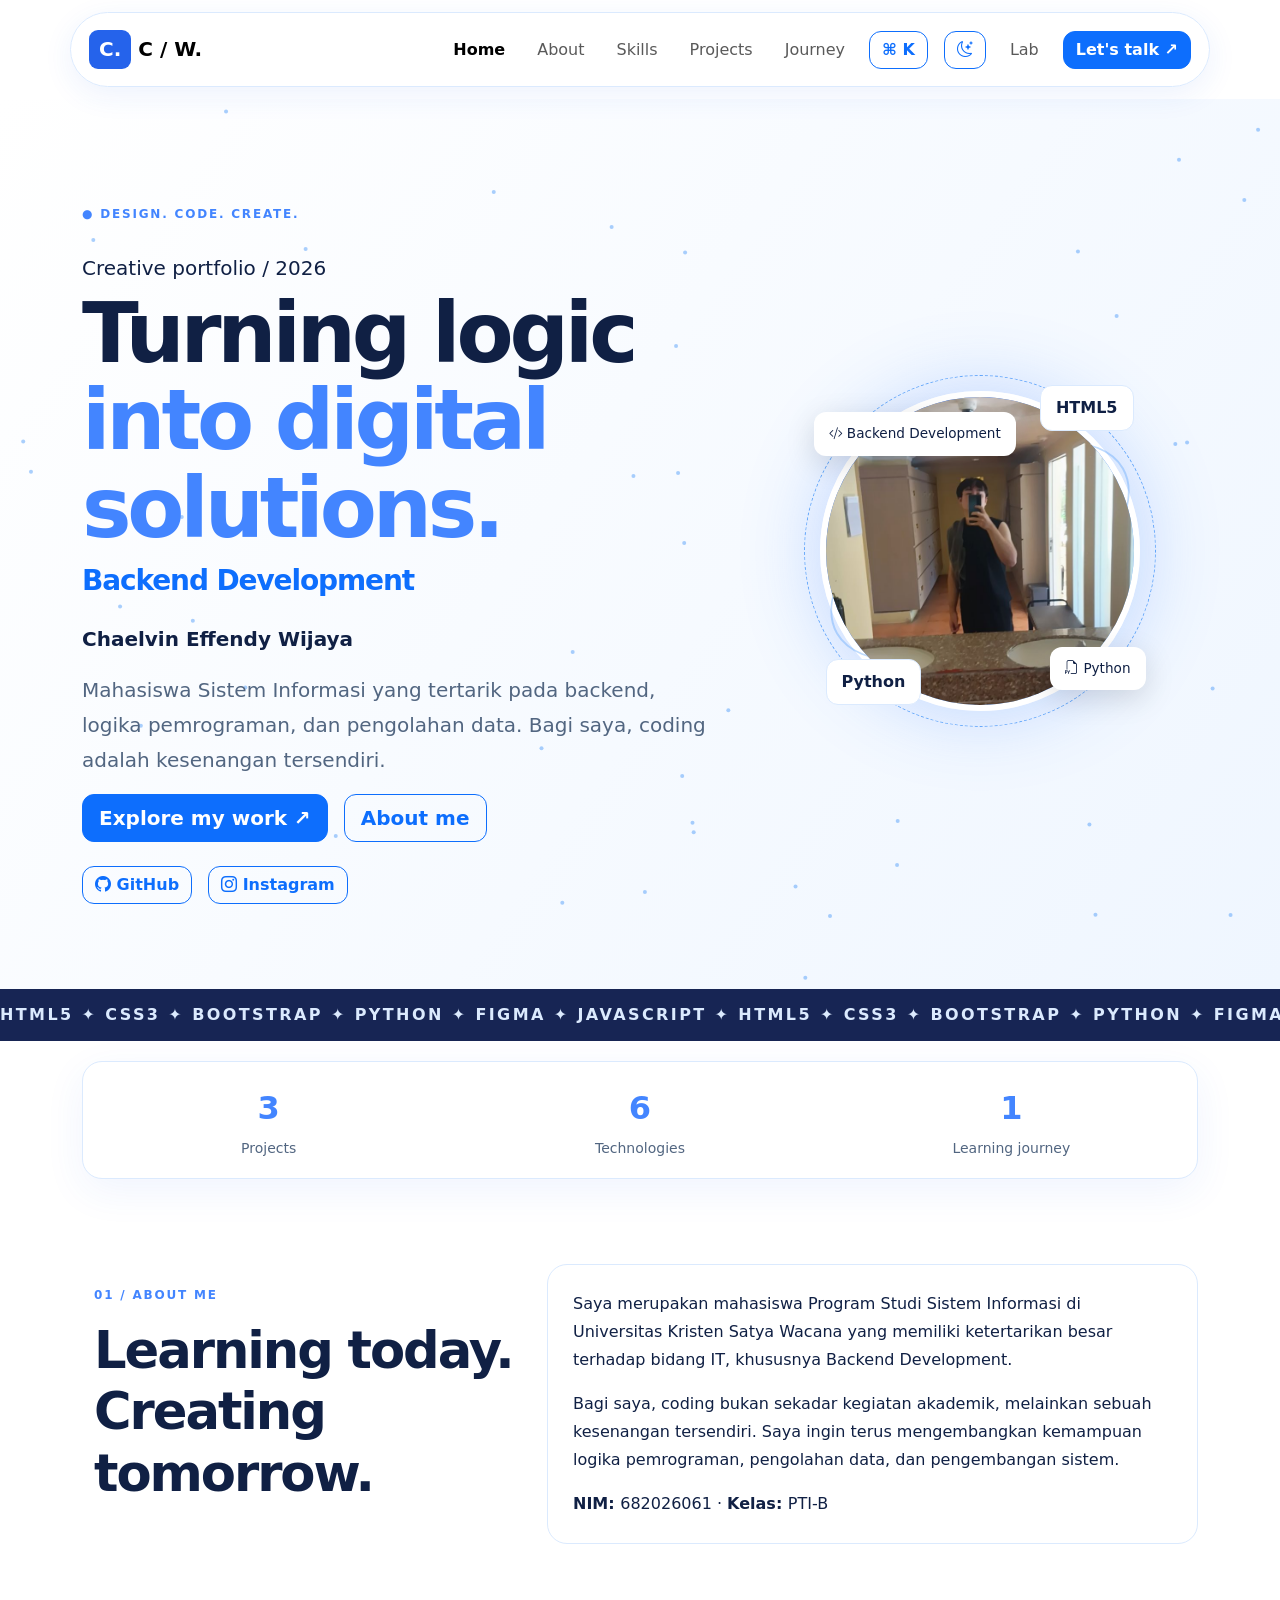
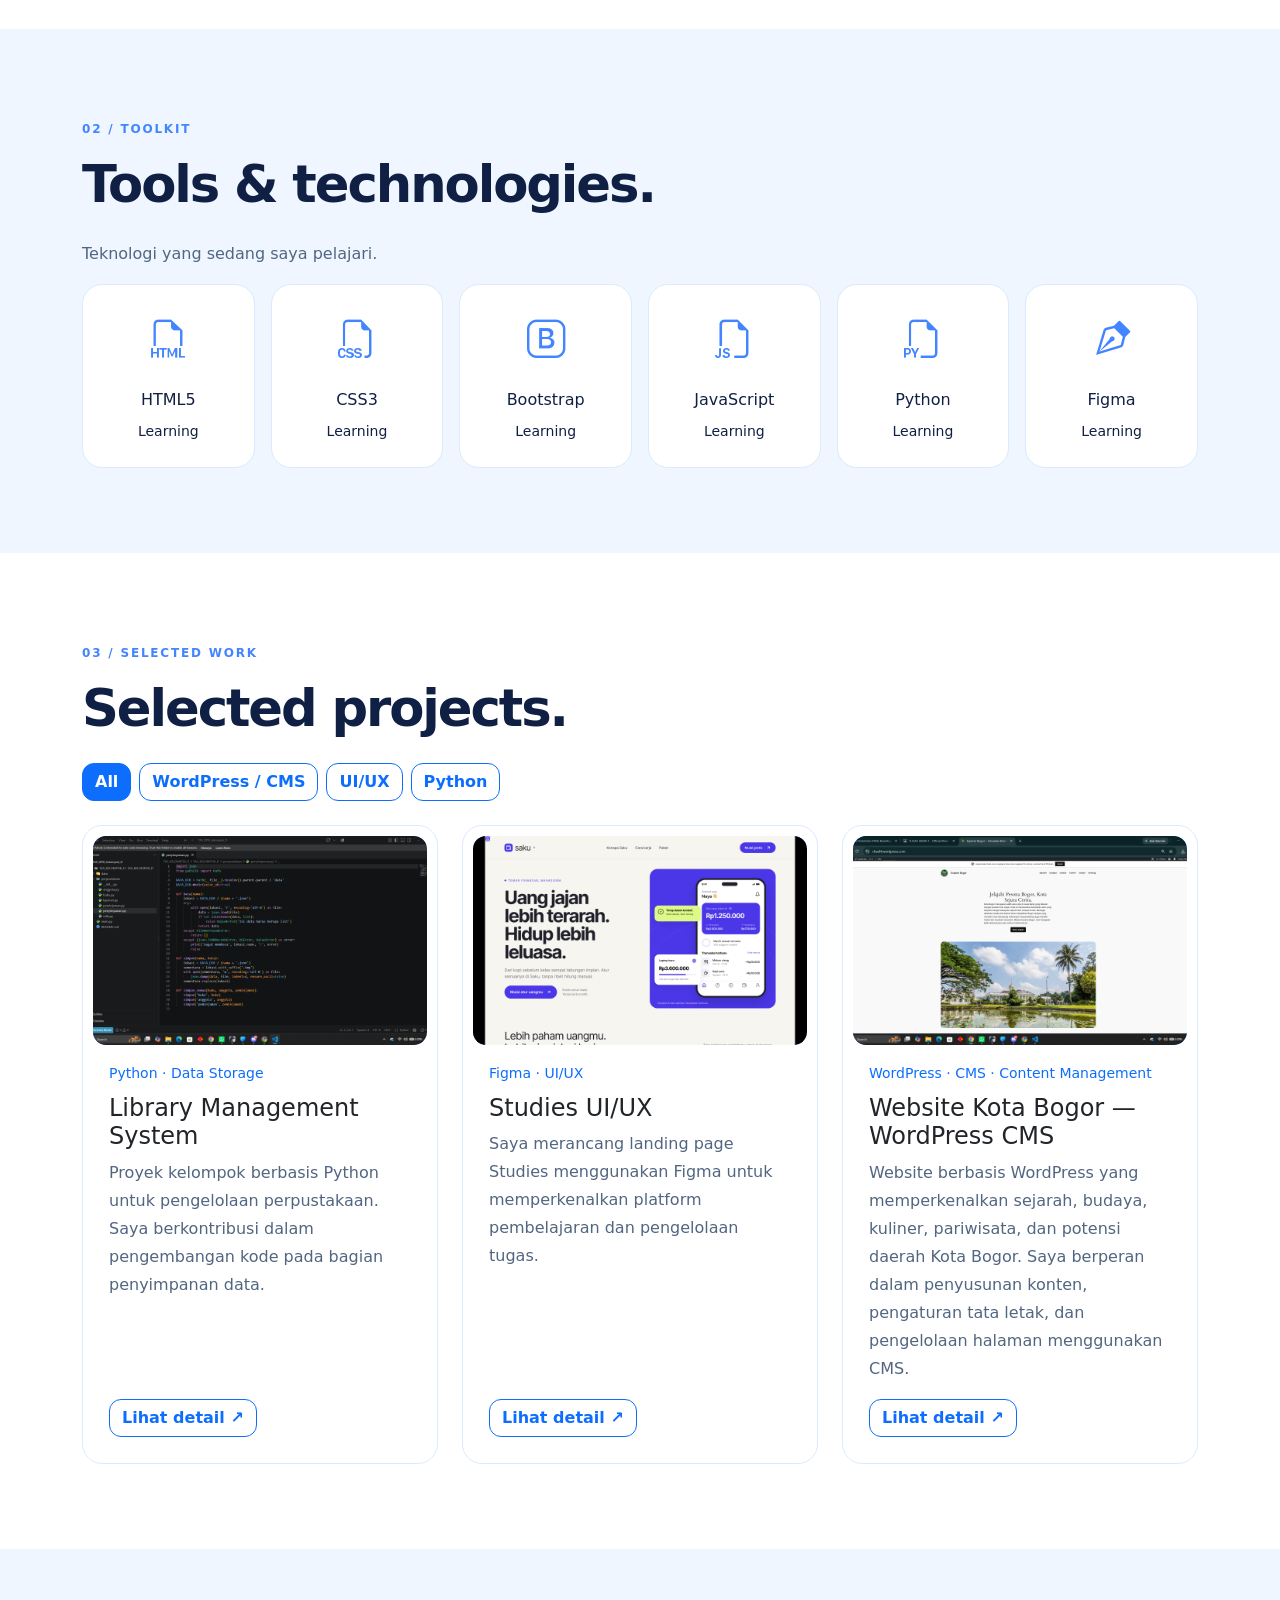
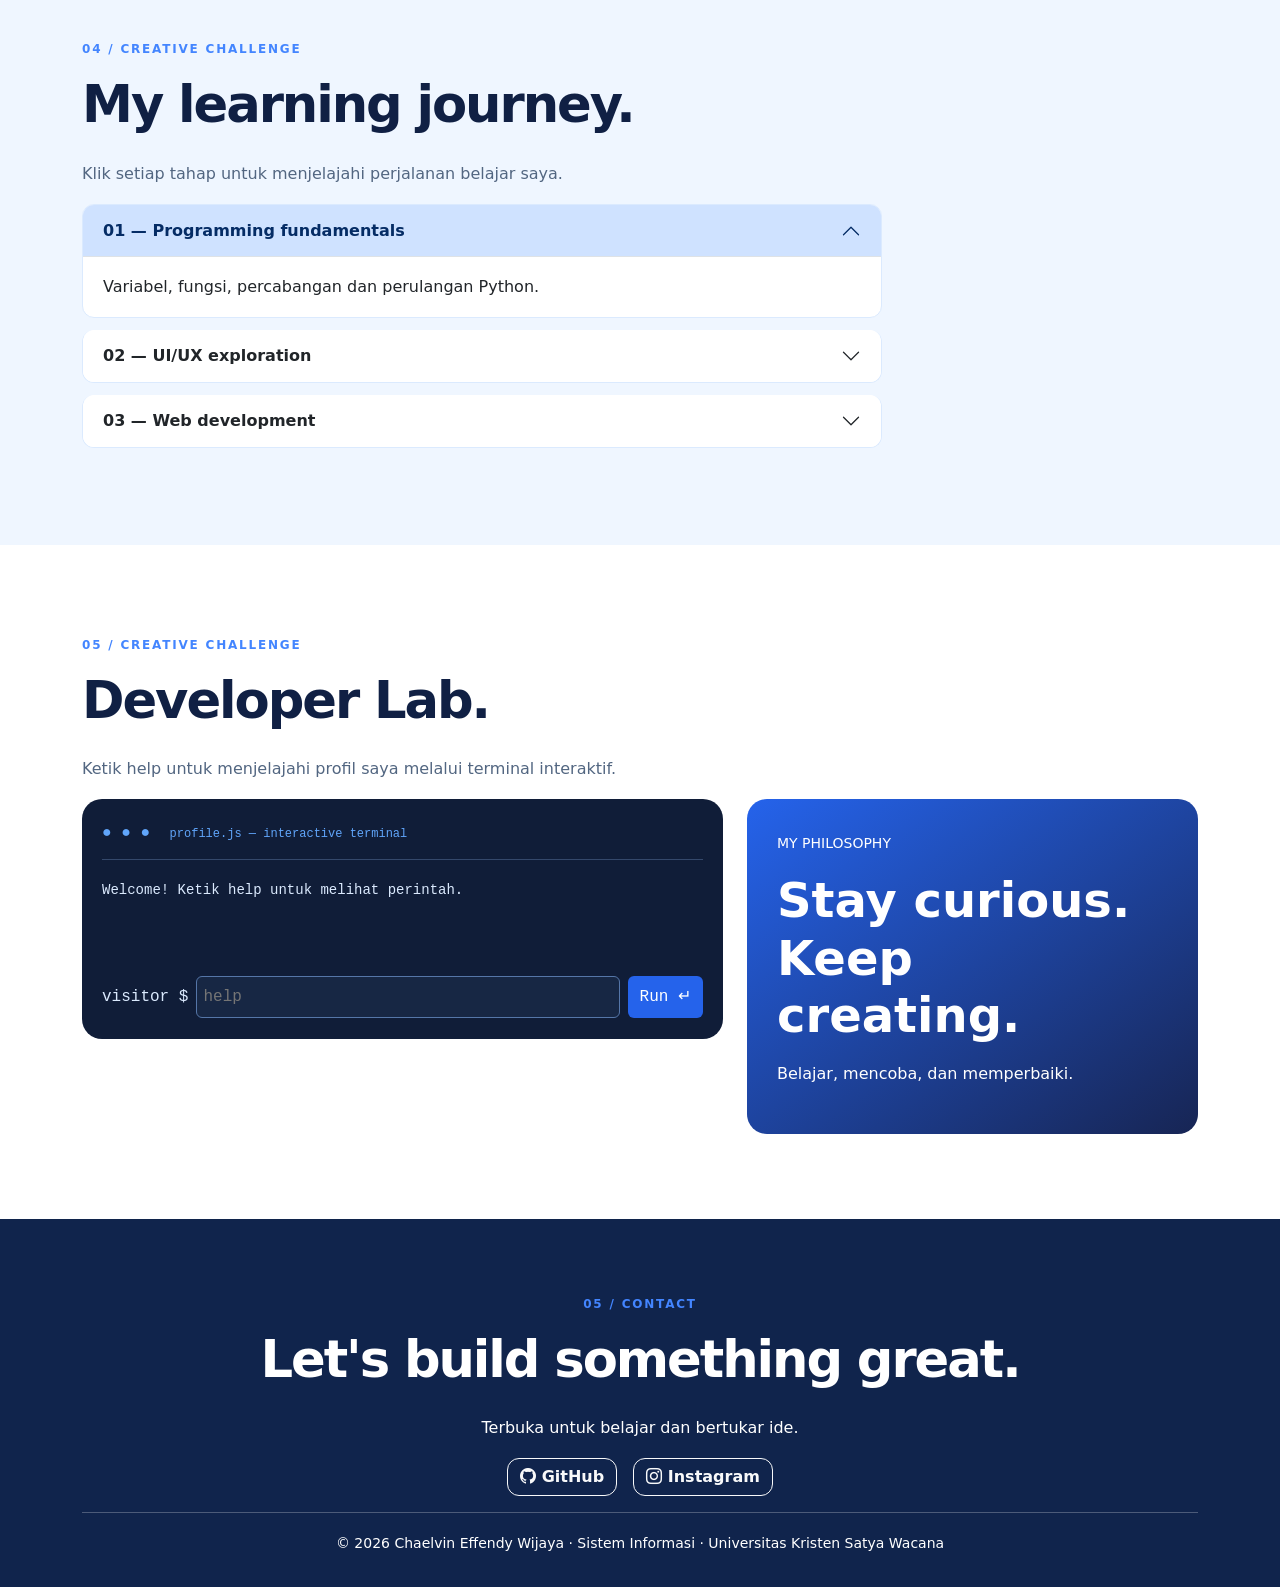
<file: index.html>
<!DOCTYPE html>
<html data-bs-theme="light" lang="id">
 <head>
  <meta charset="utf-8"/>
  <meta content="width=device-width, initial-scale=1" name="viewport"/>
  <title>
   Chaelvin | Portfolio
  </title>
  <link href="https://cdn.jsdelivr.net/npm/bootstrap@5.3.3/dist/css/bootstrap.min.css" rel="stylesheet"/>
  <link href="https://cdn.jsdelivr.net/npm/bootstrap-icons@1.11.3/font/bootstrap-icons.css" rel="stylesheet"/>
  <link href="css/style.css" rel="stylesheet"/>
 </head>
 <body>
  <div id="progress">
  </div>
  <div aria-hidden="true" id="intro">
   C / W.
   <small>
    DESIGN • CODE • CREATE
   </small>
  </div>
  <header class="sticky-top">
   <nav class="navbar navbar-expand-lg container nav-shell">
    <a class="navbar-brand fw-bold" href="#home">
     <span class="logo">
      C.
     </span>
     C / W.
    </a>
    <button aria-label="Menu" class="navbar-toggler" data-bs-target="#menu" data-bs-toggle="collapse">
     <span class="navbar-toggler-icon">
     </span>
    </button>
    <div class="collapse navbar-collapse" id="menu">
     <ul class="navbar-nav ms-auto align-items-lg-center gap-lg-3">
      <li>
       <a class="nav-link" href="#home">
        Home
       </a>
      </li>
      <li>
       <a class="nav-link" href="#about">
        About
       </a>
      </li>
      <li>
       <a class="nav-link" href="#skills">
        Skills
       </a>
      </li>
      <li>
       <a class="nav-link" href="#projects">
        Projects
       </a>
      </li>
      <li>
       <a class="nav-link" href="#journey">
        Journey
       </a>
      </li>
      <li>
       <button aria-label="Navigasi cepat" class="btn btn-outline-primary" data-bs-target="#command" data-bs-toggle="modal">
        ⌘ K
       </button>
      </li>
      <li>
       <button aria-label="Ganti tema" class="btn btn-outline-primary" id="theme">
        <i class="bi bi-moon-stars">
        </i>
       </button>
      </li>
      <li>
       <a class="nav-link" href="#lab">
        Lab
       </a>
      </li>
      <li>
       <a class="btn btn-primary" href="#contact">
        Let's talk ↗
       </a>
      </li>
     </ul>
    </div>
   </nav>
  </header>
  <main>
   <section class="hero" id="home">
    <canvas aria-hidden="true" id="particles">
    </canvas>
    <div class="container">
     <div class="row align-items-center g-5">
      <div class="col-lg-7">
       <span class="eyebrow">
        ● DESIGN. CODE. CREATE.
       </span>
       <p class="fs-5 mt-4 mb-1">
        Creative portfolio / 2026
       </p>
       <h1>
        Turning logic
        <br/>
        <span>
         into digital solutions.
        </span>
       </h1>
       <h2 class="fs-3 text-primary" id="typing">
        Backend Development Enthusiast
       </h2>
       <p class="fs-5 fw-bold">
        Chaelvin Effendy Wijaya
       </p>
       <p class="lead muted">
        Mahasiswa Sistem Informasi yang tertarik pada backend, logika pemrograman, dan pengolahan data. Bagi saya, coding adalah kesenangan tersendiri.
       </p>
       <div class="d-flex flex-wrap gap-3">
        <a class="btn btn-primary btn-lg" href="#projects">
         Explore my work ↗
        </a>
        <a class="btn btn-outline-primary btn-lg" href="#about">
         About me
        </a>
       </div>
       <div class="d-flex gap-3 mt-4">
        <a class="btn btn-outline-primary" href="https://github.com/chaelvineff" rel="noopener noreferrer" target="_blank">
         <i class="bi bi-github">
         </i>
         GitHub
        </a>
        <a class="btn btn-outline-primary" href="https://www.instagram.com/ch.eff_23/" rel="noopener noreferrer" target="_blank">
         <i class="bi bi-instagram">
         </i>
         Instagram
        </a>
       </div>
      </div>
      <div class="col-lg-5">
       <div class="portrait">
        <img alt="Foto profil" onerror="this.hidden=true" src="assets/img/profile.png"/>
        <span class="portrait-placeholder">
         C.
        </span>
        <div class="float-label">
         <i class="bi bi-code-slash">
         </i>
         Backend Development
        </div>
        <div class="float-label second">
         <i class="bi bi-filetype-py">
         </i>
         Python
        </div>
        <span class="orbit-tag tag-one">
         HTML5
        </span>
        <span class="orbit-tag tag-two">
         Python
        </span>
       </div>
      </div>
     </div>
    </div>
   </section>
   <div aria-label="Teknologi yang dipelajari" class="marquee">
    <div>
     HTML5 ✦ CSS3 ✦ BOOTSTRAP ✦ PYTHON ✦ FIGMA ✦ JAVASCRIPT ✦ HTML5 ✦ CSS3 ✦ BOOTSTRAP ✦ PYTHON ✦ FIGMA ✦ JAVASCRIPT ✦
    </div>
   </div>
   <div class="container">
    <div class="stats row g-0 text-center">
     <div class="col-4">
      <strong data-count="3">
       3
      </strong>
      <small>
       Projects
      </small>
     </div>
     <div class="col-4">
      <strong data-count="6">
       6
      </strong>
      <small>
       Technologies
      </small>
     </div>
     <div class="col-4">
      <strong data-count="1">
       1
      </strong>
      <small>
       Learning journey
      </small>
     </div>
    </div>
   </div>
   <section id="about">
    <div class="container row mx-auto g-4 align-items-center">
     <div class="col-lg-5">
      <span class="eyebrow">
       01 / ABOUT ME
      </span>
      <h2>
       Learning today.
       <br/>
       Creating tomorrow.
      </h2>
     </div>
     <div class="col-lg-7 panel">
      <p>
       Saya merupakan mahasiswa Program Studi Sistem Informasi di Universitas Kristen Satya Wacana yang memiliki ketertarikan besar terhadap bidang IT, khususnya Backend Development.
      </p>
      <p>
       Bagi saya, coding bukan sekadar kegiatan akademik, melainkan sebuah kesenangan tersendiri. Saya ingin terus mengembangkan kemampuan logika pemrograman, pengolahan data, dan pengembangan sistem.
      </p>
      <p class="mb-0">
       <strong>
        NIM:
       </strong>
       682026061 ·
       <strong>
        Kelas:
       </strong>
       PTI-B
      </p>
     </div>
    </div>
   </section>
   <section class="soft" id="skills">
    <div class="container">
     <span class="eyebrow">
      02 / TOOLKIT
     </span>
     <h2>
      Tools &amp; technologies.
     </h2>
     <p class="muted">
      Teknologi yang sedang saya pelajari.
     </p>
     <div class="row g-3" id="skillsGrid">
      <div class="col-6 col-md-4 col-lg-2">
       <div class="skill panel">
        <i class="bi bi-filetype-html">
        </i>
        <h3 class="h6 mt-3">
         HTML5
        </h3>
        <small>
         Learning
        </small>
       </div>
      </div>
      <div class="col-6 col-md-4 col-lg-2">
       <div class="skill panel">
        <i class="bi bi-filetype-css">
        </i>
        <h3 class="h6 mt-3">
         CSS3
        </h3>
        <small>
         Learning
        </small>
       </div>
      </div>
      <div class="col-6 col-md-4 col-lg-2">
       <div class="skill panel">
        <i class="bi bi-bootstrap">
        </i>
        <h3 class="h6 mt-3">
         Bootstrap
        </h3>
        <small>
         Learning
        </small>
       </div>
      </div>
      <div class="col-6 col-md-4 col-lg-2">
       <div class="skill panel">
        <i class="bi bi-filetype-js">
        </i>
        <h3 class="h6 mt-3">
         JavaScript
        </h3>
        <small>
         Learning
        </small>
       </div>
      </div>
      <div class="col-6 col-md-4 col-lg-2">
       <div class="skill panel">
        <i class="bi bi-filetype-py">
        </i>
        <h3 class="h6 mt-3">
         Python
        </h3>
        <small>
         Learning
        </small>
       </div>
      </div>
      <div class="col-6 col-md-4 col-lg-2">
       <div class="skill panel">
        <i class="bi bi-vector-pen">
        </i>
        <h3 class="h6 mt-3">
         Figma
        </h3>
        <small>
         Learning
        </small>
       </div>
      </div>
     </div>
    </div>
   </section>
   <section id="projects">
    <div class="container">
     <span class="eyebrow">
      03 / SELECTED WORK
     </span>
     <h2>
      Selected projects.
     </h2>
     <div class="d-flex flex-wrap gap-2 mb-4" id="filters">
      <button aria-pressed="true" class="btn btn-primary" data-filter="all">
       All
      </button>
      <button aria-pressed="false" class="btn btn-outline-primary" data-filter="web">
       WordPress / CMS
      </button>
      <button aria-pressed="false" class="btn btn-outline-primary" data-filter="design">
       UI/UX
      </button>
      <button aria-pressed="false" class="btn btn-outline-primary" data-filter="python">
       Python
      </button>
     </div>
     <div class="row g-4" id="projectGrid">
      <div class="col-md-6 col-lg-4 project" data-category="python">
       <article class="card h-100">
        <div class="thumb">
         <span>
          01 / PROJECT PREVIEW
         </span>
         <img alt="Cuplikan Library Management" onerror="this.hidden=true" src="assets/img/project1.png"/>
        </div>
        <div class="card-body d-flex flex-column">
         <small class="text-primary">
          Python · Data Storage
         </small>
         <h3 class="h4 mt-2">
          Library Management System
         </h3>
         <p class="muted">
          Proyek kelompok berbasis Python untuk pengelolaan perpustakaan. Saya berkontribusi dalam pengembangan kode pada bagian penyimpanan data.
         </p>
         <button class="btn btn-outline-primary mt-auto align-self-start detail" data-bs-target="#detailModal" data-bs-toggle="modal" data-desc="Proyek kelompok berbasis Python untuk pengelolaan perpustakaan. Saya berkontribusi dalam pengembangan kode pada bagian penyimpanan data." data-img="assets/img/proyek1.png" data-title="Library Management System">
          Lihat detail ↗
         </button>
        </div>
       </article>
      </div>
      <div class="col-md-6 col-lg-4 project" data-category="design">
       <article class="card h-100">
        <div class="thumb">
         <span>
          02 / PROJECT PREVIEW
         </span>
         <img alt="Cuplikan Studies UI/UX" onerror="this.hidden=true" src="assets/img/project2.png"/>
        </div>
        <div class="card-body d-flex flex-column">
         <small class="text-primary">
          Figma · UI/UX
         </small>
         <h3 class="h4 mt-2">
          Studies UI/UX
         </h3>
         <p class="muted">
          Saya merancang landing page Studies menggunakan Figma untuk memperkenalkan platform pembelajaran dan pengelolaan tugas.
         </p>
         <button class="btn btn-outline-primary mt-auto align-self-start detail" data-bs-target="#detailModal" data-bs-toggle="modal" data-desc="Saya merancang landing page Studies menggunakan Figma untuk memperkenalkan platform pembelajaran dan pengelolaan tugas." data-img="assets/img/proyek2.png" data-title="Studies UI/UX">
          Lihat detail ↗
         </button>
        </div>
       </article>
      </div>
      <div class="col-md-6 col-lg-4 project" data-category="web">
       <article class="card h-100">
        <div class="thumb">
         <span>
          03 / PROJECT PREVIEW
         </span>
         <img alt="Cuplikan Website Kota Bogor — WordPress CMS" onerror="this.hidden=true" src="assets/img/project3.png"/>
        </div>
        <div class="card-body d-flex flex-column">
         <small class="text-primary">
          WordPress · CMS · Content Management
         </small>
         <h3 class="h4 mt-2">
          Website Kota Bogor — WordPress CMS
         </h3>
         <p class="muted">
          Website berbasis WordPress yang memperkenalkan sejarah, budaya, kuliner, pariwisata, dan potensi daerah Kota Bogor. Saya berperan dalam penyusunan konten, pengaturan tata letak, dan pengelolaan halaman menggunakan CMS.
         </p>
         <button class="btn btn-outline-primary mt-auto align-self-start detail" data-bs-target="#detailModal" data-bs-toggle="modal" data-desc="Website berbasis WordPress yang memperkenalkan sejarah, budaya, kuliner, pariwisata, dan potensi daerah Kota Bogor. Saya berperan dalam penyusunan konten, pengaturan tata letak, dan pengelolaan halaman menggunakan CMS." data-img="assets/img/proyek3.png" data-title="Website Kota Bogor — WordPress CMS">
          Lihat detail ↗
         </button>
        </div>
       </article>
      </div>
     </div>
    </div>
   </section>
   <section class="soft" id="journey">
    <div class="container">
     <span class="eyebrow">
      04 / CREATIVE CHALLENGE
     </span>
     <h2>
      My learning journey.
     </h2>
     <p class="muted">
      Klik setiap tahap untuk menjelajahi perjalanan belajar saya.
     </p>
     <div class="accordion" id="timeline">
      <div class="accordion-item">
       <h3 class="accordion-header">
        <button class="accordion-button" data-bs-target="#j1" data-bs-toggle="collapse">
         01 — Programming fundamentals
        </button>
       </h3>
       <div class="accordion-collapse collapse show" data-bs-parent="#timeline" id="j1">
        <div class="accordion-body">
         Variabel, fungsi, percabangan dan perulangan Python.
        </div>
       </div>
      </div>
      <div class="accordion-item">
       <h3 class="accordion-header">
        <button class="accordion-button collapsed" data-bs-target="#j2" data-bs-toggle="collapse">
         02 — UI/UX exploration
        </button>
       </h3>
       <div class="accordion-collapse collapse" data-bs-parent="#timeline" id="j2">
        <div class="accordion-body">
         Belajar Figma dan merancang antarmuka Studies.
        </div>
       </div>
      </div>
      <div class="accordion-item">
       <h3 class="accordion-header">
        <button class="accordion-button collapsed" data-bs-target="#j3" data-bs-toggle="collapse">
         03 — Web development
        </button>
       </h3>
       <div class="accordion-collapse collapse" data-bs-parent="#timeline" id="j3">
        <div class="accordion-body">
         Membangun website responsif dengan HTML, CSS, Bootstrap dan JavaScript.
        </div>
       </div>
      </div>
     </div>
    </div>
   </section>
   <section id="lab">
    <div class="container">
     <span class="eyebrow">
      05 / CREATIVE CHALLENGE
     </span>
     <h2>
      Developer Lab.
     </h2>
     <p class="muted">
      Ketik help untuk menjelajahi profil saya melalui terminal interaktif.
     </p>
     <div class="row g-4">
      <div class="col-lg-7">
       <div class="terminal">
        <div class="terminal-bar">
         ● ● ●
         <span>
          profile.js — interactive terminal
         </span>
        </div>
        <pre aria-live="polite" id="terminalOutput">Welcome! Ketik help untuk melihat perintah.</pre>
        <form id="terminalForm">
         <label for="terminalInput">
          visitor $
         </label>
         <input autocomplete="off" id="terminalInput" maxlength="40" placeholder="help"/>
         <button type="submit">
          Run ↵
         </button>
        </form>
       </div>
      </div>
      <div class="col-lg-5">
       <div class="bento-note">
        <small>
         MY PHILOSOPHY
        </small>
        <h3>
         Stay curious.
         <br/>
         Keep creating.
        </h3>
        <p>
         Belajar, mencoba, dan memperbaiki.
        </p>
       </div>
      </div>
     </div>
    </div>
   </section>
  </main>
  <footer id="contact">
   <div class="container text-center">
    <span class="eyebrow">
     05 / CONTACT
    </span>
    <h2>
     Let's build something great.
    </h2>
    <p>
     Terbuka untuk belajar dan bertukar ide.
    </p>
    <div class="d-flex justify-content-center gap-3 flex-wrap">
     <a class="btn btn-outline-light" href="https://github.com/chaelvineff" rel="noopener" target="_blank">
      <i class="bi bi-github">
      </i>
      GitHub
     </a>
     <a class="btn btn-outline-light" href="https://www.instagram.com/ch.eff_23/" rel="noopener" target="_blank">
      <i class="bi bi-instagram">
      </i>
      Instagram
     </a>
    </div>
    <hr/>
    <small>
     ©
     <span id="year">
      2026
     </span>
     Chaelvin Effendy Wijaya · Sistem Informasi · Universitas Kristen Satya Wacana
    </small>
   </div>
  </footer>
  <div aria-labelledby="modalTitle" class="modal fade" id="detailModal" tabindex="-1">
   <div class="modal-dialog modal-dialog-centered modal-lg">
    <div class="modal-content">
     <div class="modal-header">
      <h2 class="modal-title h4" id="modalTitle">
      </h2>
      <button aria-label="Tutup" class="btn-close" data-bs-dismiss="modal">
      </button>
     </div>
     <div class="modal-body">
      <img alt="Cuplikan proyek" class="img-fluid rounded mb-3" id="modalImg" onerror="this.hidden=true"/>
      <p id="modalDesc">
      </p>
     </div>
    </div>
   </div>
  </div>
  <div aria-label="Navigasi cepat" class="modal fade" id="command" tabindex="-1">
   <div class="modal-dialog modal-dialog-centered">
    <div class="modal-content p-4">
     <div class="d-flex justify-content-between">
      <h2 class="h5">
       Jump to section
      </h2>
      <button aria-label="Tutup" class="btn-close" data-bs-dismiss="modal">
      </button>
     </div>
     <input aria-label="Cari bagian" class="form-control my-3" id="commandSearch" placeholder="Cari bagian..."/>
     <div class="list-group" id="commandLinks">
      <a class="list-group-item list-group-item-action" href="#home">
       Home
      </a>
      <a class="list-group-item list-group-item-action" href="#about">
       About
      </a>
      <a class="list-group-item list-group-item-action" href="#skills">
       Skills
      </a>
      <a class="list-group-item list-group-item-action" href="#projects">
       Projects
      </a>
      <a class="list-group-item list-group-item-action" href="#journey">
       Journey
      </a>
      <a class="list-group-item list-group-item-action" href="#contact">
       Contact
      </a>
      <a class="list-group-item list-group-item-action" href="#lab">
       Developer Lab
      </a>
     </div>
    </div>
   </div>
  </div>
  <button aria-label="Kembali ke atas" class="btn btn-primary" id="top">
   ↑
  </button>
  <script src="https://cdn.jsdelivr.net/npm/bootstrap@5.3.3/dist/js/bootstrap.bundle.min.js">
  </script>
  <script src="js/script.js">
  </script>
 </body>
</html>
</file>
<file: css/style.css>
:root{--accent:#2563eb;--ink:#102044;--muted:#526681;--paper:#fff;--soft:#eff6ff;--line:#dbeafe} [data-bs-theme=dark]{--ink:#e5edff;--muted:#a9bad4;--paper:#111c32;--soft:#172744;--line:#30476b} html{scroll-behavior:smooth;scroll-padding-top:100px}body{background:var(--paper);color:var(--ink);font-family:system-ui,sans-serif;line-height:1.75}header{padding:12px}.nav-shell{background:var(--paper);border:1px solid var(--line);border-radius:18px;padding:12px 18px;box-shadow:0 8px 30px #2563eb15}.logo{display:inline-block;background:var(--accent);color:white;padding:2px 10px;border-radius:9px}.nav-link.active{color:#4385ff;font-weight:700}.btn{border-radius:12px;font-weight:600}.hero{padding:90px 0 110px;background:radial-gradient(circle at 80% 30%,#60a5fa35,transparent 35%),radial-gradient(#93c5fd55 1px,transparent 1px),var(--soft);background-size:auto,20px 20px,auto}.hero h1{font-size:clamp(2.8rem,6vw,5.5rem);font-weight:850;line-height:1.05;letter-spacing:-.05em}.hero h1 span{color:#4385ff}.eyebrow{font-size:.75rem;font-weight:800;letter-spacing:.15em;color:#4385ff}.muted{color:var(--muted)}.portrait{position:relative;max-width:350px;aspect-ratio:1;margin:auto;border:6px solid var(--paper);border-radius:35px;background:linear-gradient(135deg,#2563eb,#93c5fd);box-shadow:18px 18px 0 #60a5fa40;display:grid;place-items:center}.portrait img{position:absolute;width:100%;height:100%;object-fit:cover;border-radius:29px;z-index:1}.portrait-placeholder{font-size:8rem;color:white;font-weight:800}.float-label{position:absolute;z-index:2;top:15px;left:-12px;background:var(--paper);padding:10px 15px;border-radius:12px;box-shadow:0 8px 30px #0002;font-size:.85rem;animation:float 4s ease-in-out infinite}.second{top:auto;left:auto;bottom:15px;right:-12px;animation-delay:1s}@keyframes float{50%{transform:translateY(-8px)}}.stats{position:relative;margin-top:-35px;background:var(--paper);border:1px solid var(--line);border-radius:20px;padding:18px 0;box-shadow:0 12px 40px #2563eb12}.stats strong{display:block;color:#4385ff;font-size:2rem}.stats small{display:block;color:var(--muted)}section:not(.hero){padding:85px 0}section h2,footer h2{font-size:clamp(2rem,4vw,3.2rem);font-weight:800;letter-spacing:-.04em;margin:12px 0 24px}.soft{background:var(--soft)}.panel,.card{background:var(--paper);border:1px solid var(--line);border-radius:20px;padding:25px}.skill{text-align:center;padding:22px 8px;transition:transform .25s}.skill i{font-size:2.4rem;color:#4385ff}.skill:hover,.card:hover{transform:translateY(-6px);box-shadow:0 16px 35px #2563eb20}.card{padding:10px;transition:transform .25s}.thumb{position:relative;aspect-ratio:16/10;background:linear-gradient(135deg,#1e40af,#60a5fa);border-radius:13px;display:grid;place-items:center;color:white;font-weight:700;font-size:.8rem}.thumb img{position:absolute;width:100%;height:100%;object-fit:cover;border-radius:13px}.accordion{max-width:800px}.accordion-item{border:1px solid var(--line);margin-bottom:12px;border-radius:12px!important;overflow:hidden}.accordion-button{font-weight:700}footer{padding:70px 0 30px;background:#10244c;color:white}#progress{position:fixed;top:0;left:0;height:4px;background:#4385ff;width:0;z-index:1100}#top{position:fixed;bottom:20px;right:20px;display:none;z-index:1000}.reveal{opacity:0;transform:translateY(20px);transition:opacity .6s,transform .6s}.reveal.visible{opacity:1;transform:none}@media(max-width:991px){.hero{text-align:center;padding:60px 0 90px}.hero .d-flex{justify-content:center}.portrait{max-width:280px}.navbar-nav{padding-top:15px}}@media(prefers-reduced-motion:reduce){*,*::before,*::after{animation:none!important;transition:none!important;scroll-behavior:auto!important}.reveal{opacity:1;transform:none}}
/* Blue Horizon — creative layer */
.hero{position:relative;overflow:hidden;background:linear-gradient(125deg,var(--paper),var(--soft));padding:100px 0 85px}.hero .container{position:relative;z-index:1}.hero h1{font-size:clamp(2.8rem,6.5vw,6rem)}#particles{position:absolute;inset:0;width:100%;height:100%;pointer-events:none}.nav-shell{border-radius:40px;background:color-mix(in srgb,var(--paper) 88%,transparent);backdrop-filter:blur(18px)}.portrait{border-radius:50%;box-shadow:0 0 80px #4385ff50;max-width:320px}.portrait img{border-radius:50%}.portrait:before{content:'';position:absolute;inset:-22px;border:1px dashed #60a5fa;border-radius:50%;animation:orbit 30s linear infinite}.portrait:after{content:'';position:absolute;inset:-12px;border:2px solid #60a5fa66;border-radius:50%;transform:rotate(-30deg) scaleY(.5);pointer-events:none}.orbit-tag{position:absolute;z-index:3;background:var(--paper);border:1px solid var(--line);padding:8px 15px;border-radius:12px;font-weight:700;color:var(--ink);animation:float 5s ease-in-out infinite}.tag-one{right:0;top:-12px}.tag-two{left:0;bottom:0;animation-delay:1s}@keyframes orbit{to{transform:rotate(360deg)}}.marquee{overflow:hidden;background:#172554;color:#dbeafe;padding:12px 0;white-space:nowrap;letter-spacing:.15em;font-weight:700}.marquee div{width:max-content;animation:marquee 24s linear infinite}@keyframes marquee{to{transform:translateX(-50%)}}.stats{margin-top:20px}.terminal{background:#101d38;color:#dbeafe;border-radius:20px;padding:20px;font-family:monospace;min-height:240px}.terminal-bar{color:#60a5fa;border-bottom:1px solid #34486b;padding-bottom:12px}.terminal-bar span{font-size:.75rem;margin-left:10px}.terminal pre{white-space:pre-wrap;min-height:100px;color:#dbeafe;padding-top:18px}.terminal form{display:flex;gap:8px;align-items:center;flex-wrap:wrap}.terminal input{flex:1;min-width:90px;background:#172744;color:white;border:1px solid #5576a8;border-radius:6px;padding:6px}.terminal button{background:#2563eb;color:white;border:0;border-radius:6px;padding:7px 12px}.bento-note{height:100%;min-height:240px;border-radius:20px;padding:30px;background:linear-gradient(145deg,#2563eb,#172554);color:white}.bento-note h3{font-size:clamp(2rem,4vw,3rem);font-weight:800;margin:15px 0}.card{transform-style:preserve-3d;transition:transform .15s,box-shadow .2s}.thumb{overflow:hidden}.thumb img{transition:scale .4s}.card:hover img{scale:1.05}#intro{position:fixed;inset:0;background:#172554;color:white;display:grid;align-content:center;justify-items:center;font-size:4rem;font-weight:800;z-index:2000;pointer-events:none;animation:intro .65s .35s forwards}#intro small{font-size:.8rem;letter-spacing:.2em}@keyframes intro{to{opacity:0;visibility:hidden}}@media(max-width:991px){.hero{padding:55px 0 70px}.portrait{max-width:250px;margin:25px auto}.nav-shell{border-radius:22px}}@media(prefers-reduced-motion:reduce){#intro{display:none}.marquee div{animation:none}.portrait:before{animation:none}}
</file>
